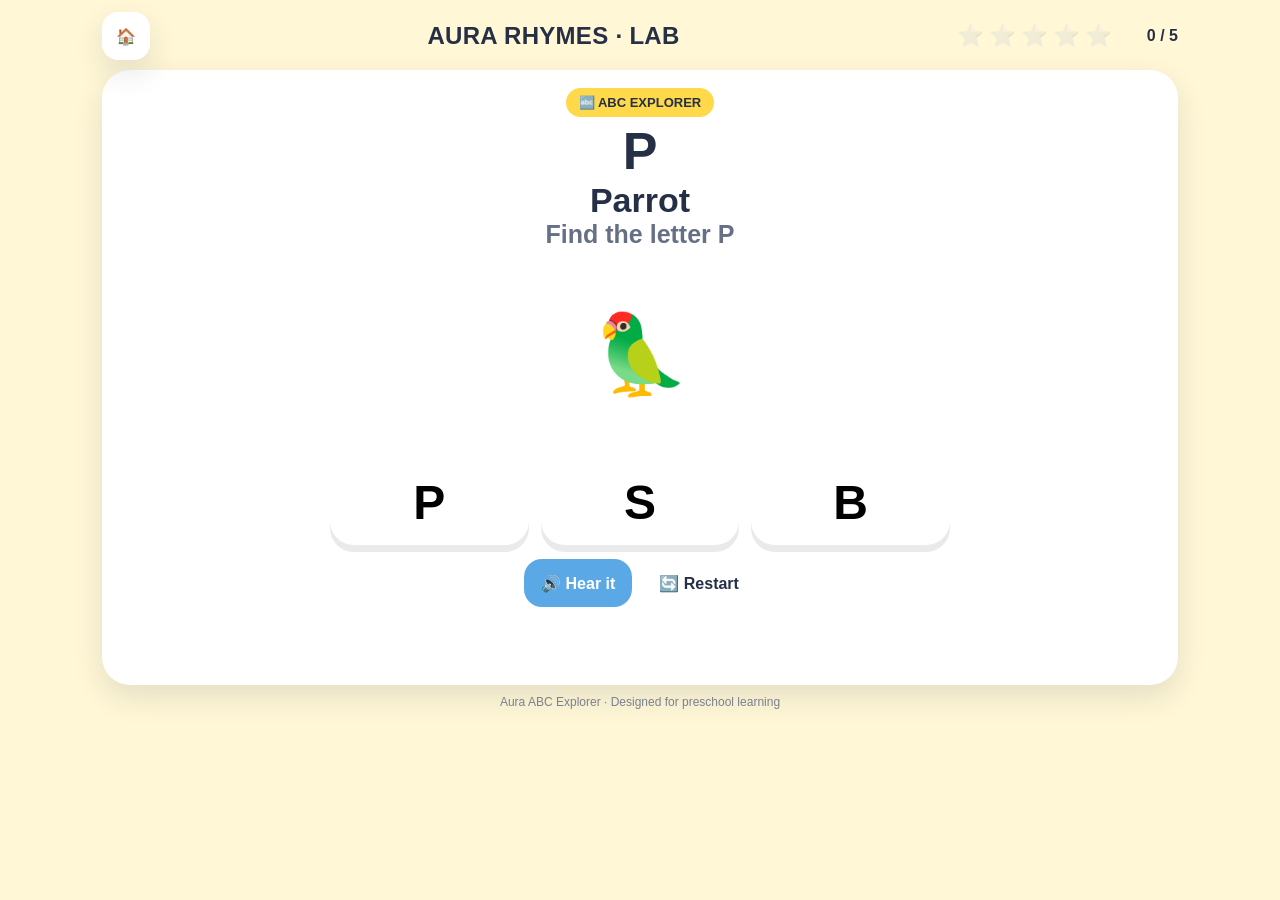
<file: abc-explorer.html>
<!doctype html>
<html lang="en">
<head>
<meta charset="utf-8">
<meta name="viewport" content="width=device-width, initial-scale=1, viewport-fit=cover">
<meta name="theme-color" content="#fff7d6">
<link rel="icon" type="image/png" href="images/aura1.jpeg">
<title>Aura Rhymes™ | ABC Explorer</title>
<style>
:root{
  --yellow:#FFD94A;
  --yellow-soft:#FFF7D6;
  --red:#F04A45;
  --red-dark:#C93632;
  --green:#52B788;
  --blue:#5AA9E6;
  --ink:#253047;
  --muted:#667085;
  --white:#fff;
  --card:#ffffff;
  --shadow:0 12px 30px rgba(37,48,71,.12);
}
*{box-sizing:border-box}
html,body{margin:0;padding:0;background:var(--yellow-soft);color:var(--ink);font-family:Arial,"Trebuchet MS",sans-serif}
button{font:inherit}
.app{width:min(100%,1100px);margin:0 auto;padding:12px}
.topbar{display:flex;align-items:center;justify-content:space-between;gap:10px;margin-bottom:10px}
.brand{font-weight:900;letter-spacing:.3px;font-size:clamp(18px,4vw,24px)}
.icon-btn{border:0;background:#fff;border-radius:16px;min-width:48px;min-height:48px;padding:8px 12px;box-shadow:var(--shadow);cursor:pointer}
.icon-btn:focus-visible,.answer:focus-visible,.choice:focus-visible{outline:4px solid rgba(90,169,230,.45);outline-offset:3px}
.progress-wrap{display:flex;align-items:center;gap:8px}
.progress{display:flex;gap:5px}
.star{font-size:22px;filter:grayscale(1);opacity:.3}
.star.on{filter:none;opacity:1}
.score{font-weight:800;min-width:58px;text-align:right}
.hero{background:var(--card);border-radius:28px;box-shadow:var(--shadow);padding:18px;text-align:center}
.badge{display:inline-block;background:var(--yellow);padding:7px 13px;border-radius:999px;font-weight:900;font-size:13px}
h1{margin:8px 0 4px;font-size:clamp(28px,8vw,52px);line-height:1}
.instruction{margin:0;color:var(--muted);font-size:clamp(18px,4.5vw,25px);font-weight:800}
.object-stage{min-height:210px;display:flex;align-items:center;justify-content:center;gap:clamp(6px,1.5vw,16px);flex-wrap:wrap;padding:22px 6px}
.object{font-size:clamp(42px,10vw,78px);line-height:1;user-select:none;animation:pop .28s ease-out}
@keyframes pop{from{transform:scale(.7);opacity:.2}to{transform:scale(1);opacity:1}}
.choices{display:grid;grid-template-columns:repeat(3,minmax(0,1fr));gap:12px;max-width:620px;margin:0 auto}
.choice{border:0;background:#fff;border-radius:24px;min-height:86px;font-size:clamp(30px,8vw,48px);font-weight:900;cursor:pointer;box-shadow:0 7px 0 rgba(37,48,71,.10);transition:transform .12s,box-shadow .12s}
.choice:active{transform:translateY(4px);box-shadow:0 3px 0 rgba(37,48,71,.10)}
.choice.correct{background:#DDF7E9}
.choice.wrong{background:#FFE1E0}
.word{font-size:clamp(22px,5vw,34px);font-weight:900;margin-top:2px}
.controls{display:flex;justify-content:center;gap:10px;flex-wrap:wrap;margin-top:14px}
.control{border:0;border-radius:18px;min-height:48px;padding:10px 17px;font-weight:900;cursor:pointer}
.sound{background:var(--blue);color:#fff}
.restart{background:#fff;color:var(--ink)}
.feedback{min-height:48px;margin-top:12px;font-size:clamp(19px,4.5vw,25px);font-weight:900}
.feedback.good{color:#21865A}
.feedback.try{color:var(--red-dark)}
.end{display:none;padding:30px 12px 12px;text-align:center}
.end.show{display:block}
.end-emoji{font-size:64px}
.end h2{font-size:clamp(30px,8vw,48px);margin:6px 0}
.end p{font-size:20px;color:var(--muted);font-weight:700}
.play-again{border:0;background:var(--red);color:#fff;border-radius:20px;padding:14px 24px;font-weight:900;cursor:pointer;min-height:52px}
.footer{font-size:12px;text-align:center;color:#7A8190;margin:10px 0 2px}
@media (max-width:420px){
  .app{padding:8px}
  .hero{padding:14px;border-radius:22px}
  .object-stage{min-height:175px}
  .choices{gap:9px}
  .choice{min-height:76px;border-radius:20px}
}
@media (prefers-reduced-motion:reduce){
  *{scroll-behavior:auto!important;animation:none!important;transition:none!important}
}
</style>
</head>
<body>
<main class="app" id="auraAbcApp">
  <div class="topbar">
    <button class="icon-btn" id="homeBtn" type="button" aria-label="Back to Aura Lab">🏠</button>
    <div class="brand">AURA RHYMES · LAB</div>
    <div class="progress-wrap" aria-label="Progress">
      <div class="progress" id="stars" aria-hidden="true"></div>
      <div class="score" id="score">0 / 5</div>
    </div>
  </div>

  <section class="hero" id="game" aria-live="polite">
    <span class="badge">🔤 ABC EXPLORER</span>
    <h1 id="letter">A</h1>
    <div class="word" id="word">Apple</div>
    <p class="instruction" id="instruction">Find the letter A</p>

    <div class="object-stage" id="objectStage" aria-label="Example object">
      <div class="object" id="objectEmoji">🍎</div>
    </div>

    <div class="choices" id="choices"></div>

    <div class="controls">
      <button class="control sound" id="soundBtn" type="button">🔊 Hear it</button>
      <button class="control restart" id="restartBtn" type="button">🔄 Restart</button>
    </div>

    <div class="feedback" id="feedback" aria-live="assertive"></div>

    <div class="end" id="end">
      <div class="end-emoji">🎉⭐</div>
      <h2>Great Job!</h2>
      <p id="endText">You found 5 letters.</p>
      <button class="play-again" id="playAgainBtn" type="button">Play Again</button>
    </div>
  </section>

  <div class="footer">Aura ABC Explorer · Designed for preschool learning</div>
</main>

<script>
(function(){
  "use strict";

  const DATA = [
    ["A","Apple","🍎"],["B","Ball","⚽"],["C","Cat","🐱"],["D","Dog","🐶"],
    ["E","Elephant","🐘"],["F","Fish","🐟"],["G","Grapes","🍇"],["H","Hat","🎩"],
    ["I","Ice cream","🍦"],["J","Juice","🧃"],["K","Kite","🪁"],["L","Lion","🦁"],
    ["M","Moon","🌙"],["N","Nest","🪺"],["O","Orange","🍊"],["P","Parrot","🦜"],
    ["Q","Queen","👑"],["R","Rabbit","🐰"],["S","Sun","☀️"],["T","Tiger","🐯"],
    ["U","Umbrella","☂️"],["V","Van","🚐"],["W","Whale","🐋"],["X","Xylophone","🎵"],
    ["Y","Yo-yo","🪀"],["Z","Zebra","🦓"]
  ];

  const ROUND_COUNT = 5;
  const $ = id => document.getElementById(id);
  const els = {
    letter:$("letter"), word:$("word"), instruction:$("instruction"),
    objectEmoji:$("objectEmoji"), choices:$("choices"), feedback:$("feedback"),
    score:$("score"), stars:$("stars"), soundBtn:$("soundBtn"),
    restartBtn:$("restartBtn"), playAgainBtn:$("playAgainBtn"),
    end:$("end"), endText:$("endText"), homeBtn:$("homeBtn")
  };

  let round = 0, score = 0, current = null, locked = false;

  function shuffle(arr){
    const a = arr.slice();
    for(let i=a.length-1;i>0;i--){
      const j = Math.floor(Math.random()*(i+1));
      [a[i],a[j]]=[a[j],a[i]];
    }
    return a;
  }

  function makeChoices(correct){
    const distractors = shuffle(DATA.filter(x => x[0] !== correct[0])).slice(0,2);
    return shuffle([correct, ...distractors]);
  }

  function updateProgress(){
    els.score.textContent = score + " / " + ROUND_COUNT;
    els.stars.innerHTML = "";
    for(let i=0;i<ROUND_COUNT;i++){
      const s=document.createElement("span");
      s.className="star"+(i<score?" on":"");
      s.textContent="⭐";
      els.stars.appendChild(s);
    }
  }

  function speak(text){
    if(!("speechSynthesis" in window)){
      els.feedback.textContent="Audio is not available in this browser.";
      els.feedback.className="feedback try";
      return;
    }
    try{
      window.speechSynthesis.cancel();
      const u=new SpeechSynthesisUtterance(text);
      u.lang="en-IN";
      u.rate=0.78;
      u.pitch=1.08;
      u.volume=1;
      window.speechSynthesis.speak(u);
    }catch(e){}
  }

  function render(){
    locked=false;
    els.feedback.textContent="";
    els.feedback.className="feedback";
    els.end.classList.remove("show");
    els.letter.textContent=current[0];
    els.word.textContent=current[1];
    els.instruction.textContent="Find the letter " + current[0];
    els.objectEmoji.textContent=current[2];
    els.choices.innerHTML="";

    makeChoices(current).forEach(item=>{
      const btn=document.createElement("button");
      btn.type="button";
      btn.className="choice";
      btn.textContent=item[0];
      btn.setAttribute("aria-label","Letter "+item[0]);
      btn.addEventListener("click",()=>answer(item,btn));
      els.choices.appendChild(btn);
    });
    updateProgress();
  }

  function nextRound(){
    if(round >= ROUND_COUNT){
      finish();
      return;
    }
    current=DATA[Math.floor(Math.random()*DATA.length)];
    render();
  }

  function answer(item,btn){
    if(locked) return;
    if(item[0]===current[0]){
      locked=true;
      btn.classList.add("correct");
      score++;
      round++;
      updateProgress();
      els.feedback.textContent="🌟 Great job!";
      els.feedback.className="feedback good";
      speak(current[0] + ". " + current[1]);
      setTimeout(()=>{
        if(round>=ROUND_COUNT) finish();
        else nextRound();
      },900);
    }else{
      btn.classList.add("wrong");
      els.feedback.textContent="💛 Try again!";
      els.feedback.className="feedback try";
      setTimeout(()=>btn.classList.remove("wrong"),350);
      speak("Try again");
    }
  }

  function finish(){
    locked=true;
    els.choices.innerHTML="";
    els.instruction.textContent="You completed today's ABC challenge!";
    els.objectEmoji.textContent="🏆";
    els.word.textContent="Amazing!";
    els.feedback.textContent="";
    els.endText.textContent="You found " + score + " letters correctly.";
    els.end.classList.add("show");
  }

  function restart(){
    if("speechSynthesis" in window) window.speechSynthesis.cancel();
    round=0; score=0; current=null; locked=false;
    nextRound();
  }

  els.soundBtn.addEventListener("click",()=>{
    if(current) speak(current[0] + ". " + current[1]);
  });
  els.restartBtn.addEventListener("click",restart);
  els.playAgainBtn.addEventListener("click",restart);
  els.homeBtn.addEventListener("click",()=>{
    if(history.length>1) history.back();
    else window.location.href="/";
  });

  restart();
})();
</script>
</body>
</html>
</file>
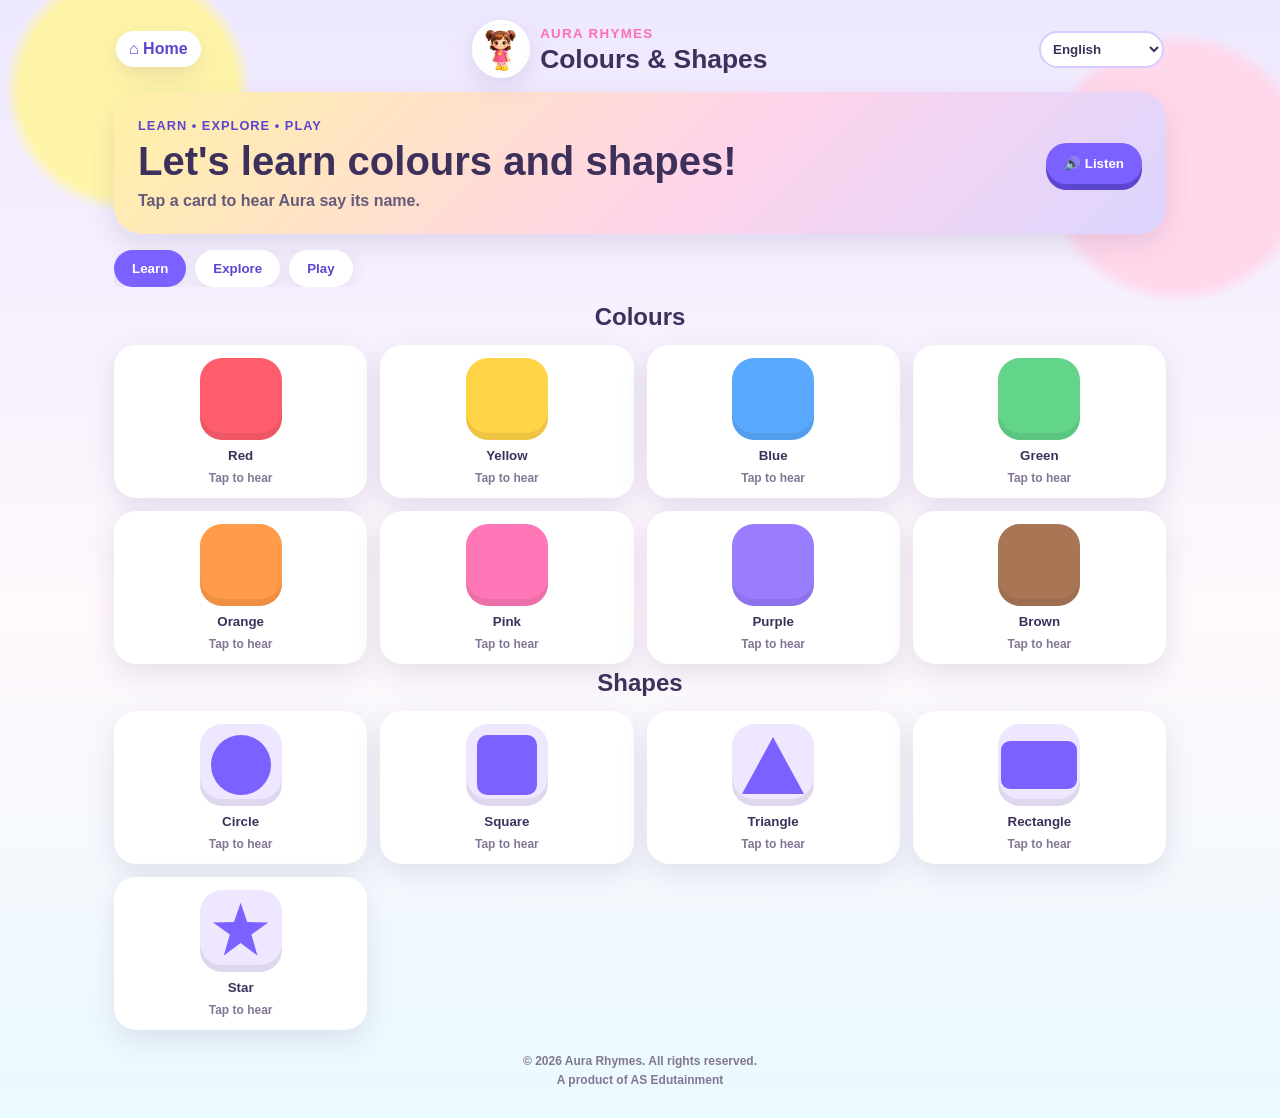
<file: colours-and-shapes.html>
<!doctype html><html lang="en"><head><meta charset="utf-8"><meta name="viewport" content="width=device-width,initial-scale=1"><meta name="description" content="Aura Colours & Shapes - a fun multilingual learning game for toddlers and preschoolers"><title>Aura Rhymes - Colours & Shapes</title><link rel="stylesheet" href="css/colours-and-shapes.css"></head><body><main class="shell"><header><a class="home" href="/">⌂ Home</a><div class="brand"><img src="images/aura1.jpeg" class="mascot" alt="Aura mascot"><div><small>AURA RHYMES</small><h1 id="title">Colours & Shapes</h1></div></div><select id="language" aria-label="Language"><option value="en">English</option></select></header><section class="hero"><div><b id="eyebrow">Learn • Explore • Play</b><h2 id="heroTitle">Let's learn colours and shapes!</h2><p id="heroText">Tap a card to hear Aura say its name.</p></div><button id="intro">🔊 <span id="listen">Listen</span></button></section><nav><button class="tab active" data-mode="learn" id="learn">Learn</button><button class="tab" data-mode="explore" id="explore">Explore</button><button class="tab" data-mode="play" id="play">Play</button></nav><section id="content"></section><div id="feedback" hidden></div><footer>© 2026 Aura Rhymes. All rights reserved.<br><span>A product of AS Edutainment</span></footer></main><script src="js/colours-and-shapes.js?v=20260926-widget3-16lang"></script></body></html>
</file>
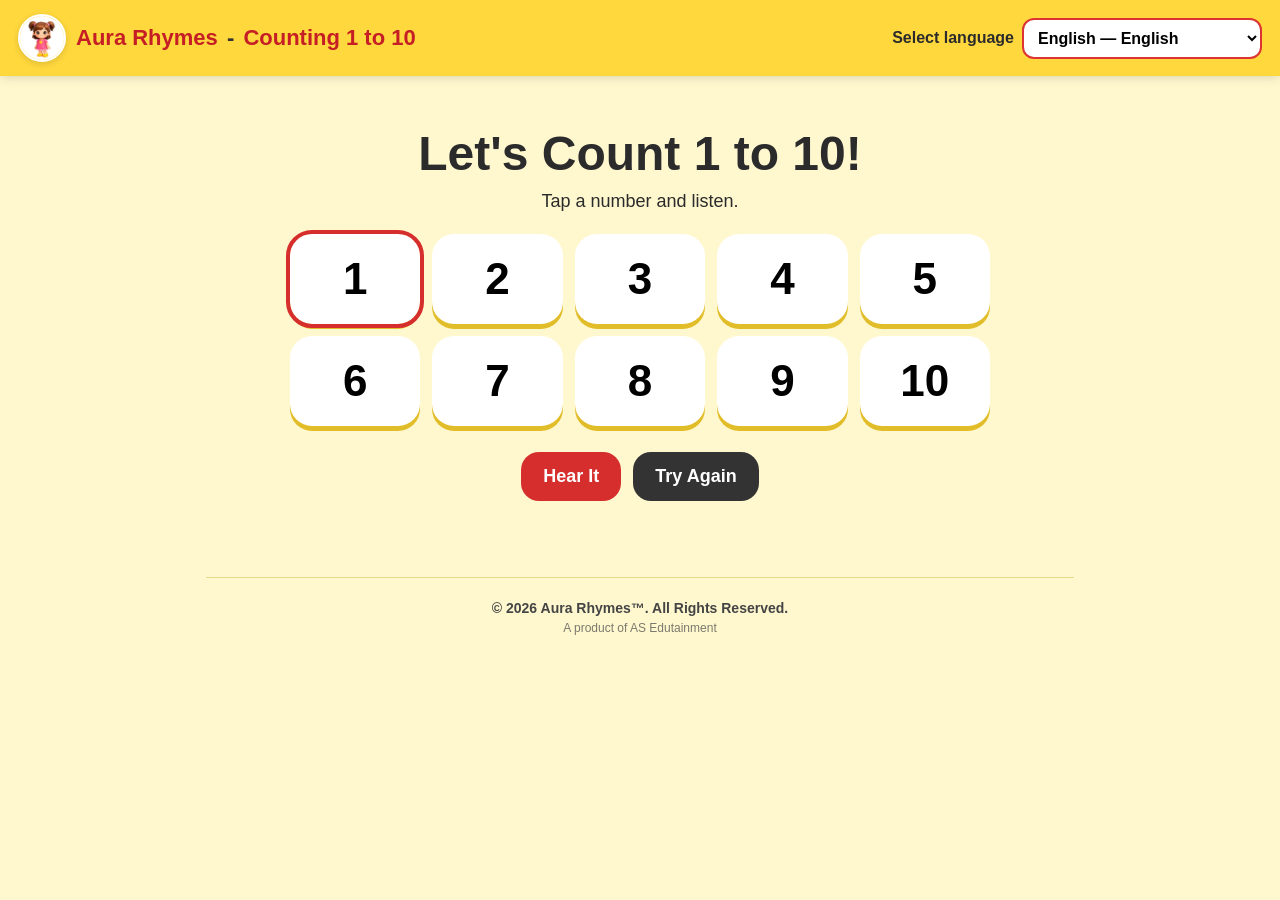
<file: counting-one-to-ten.html>
<!doctype html>
<html lang="en" dir="ltr">
<head>
<meta charset="utf-8">
<meta name="viewport" content="width=device-width,initial-scale=1">
<title>Aura Counting 1–10</title>
<link rel="stylesheet" href="css/counting-one-to-ten.css">
</head>
<body>
<header class="topbar">
  <div class="brand">
    <img
      class="mascot"
      src="https://aurarhymes.com/images/aura1.jpeg"
      alt="Aura Rhymes mascot"
      onerror="this.onerror=null;this.src='images/aura1.jpeg';"
    >
    <span class="brand-name">Aura Rhymes <span class="brand-divider">-</span> Counting 1 to 10</span>
  </div>
  <label class="language-wrap">
    <span id="languageLabel">Language</span>
    <select id="languageSelect" aria-label="Select language"></select>
  </label>
</header>
<main>
  <section class="hero">
    <h1 id="title"></h1>
    <p id="instruction"></p>
  </section>
  <section class="number-grid" id="numberGrid" aria-label="Numbers 1 to 10"></section>
  <section class="controls">
    <button id="hearButton" type="button"></button>
    <button id="tryButton" type="button"></button>
  </section>
  <p id="feedback" class="feedback" aria-live="polite"></p>
  <!-- Audio implementation note intentionally omitted from the user-facing UI. -->

<footer class="widget-footer">
  <div>© 2026 Aura Rhymes™. All Rights Reserved.</div>
  <div class="footer-subtitle">A product of AS Edutainment</div>
</footer>
</main>
<script id="localization-data" type="application/json">
{"schemaVersion":"2.0","product":"Aura Rhymes - Counting 1 to 10","architecture":{"languageIsSeparateFromScript":true,"languageIsSeparateFromMarket":true,"audioPriority":["aura-recorded","browser-tts"],"rtlSupported":true},"groups":{"india":{"label":"India","families":["north-indian","south-indian","east-indian"]},"middle-east":{"label":"Middle East / West Asia","families":["middle-east-rtl","middle-east-ltr"]}},"familyLabels":{"north-indian":"North Indian","south-indian":"South Indian","east-indian":"East Indian","middle-east-rtl":"Middle East / RTL","middle-east-ltr":"Middle East / LTR"},"languages":{"hi":{"name":"Hindi","nativeName":"हिन्दी","family":"north-indian","script":"Devanagari","region":"india","direction":"ltr","tts":"hi-IN"},"mr":{"name":"Marathi","nativeName":"मराठी","family":"north-indian","script":"Devanagari","region":"india","direction":"ltr","tts":"mr-IN"},"sa":{"name":"Sanskrit","nativeName":"संस्कृत","family":"north-indian","script":"Devanagari","region":"india","direction":"ltr","tts":"sa-IN"},"pa-Guru":{"name":"Punjabi (Gurmukhi)","nativeName":"ਪੰਜਾਬੀ","family":"north-indian","script":"Gurmukhi","region":"india","direction":"ltr","tts":"pa-IN"},"kn":{"name":"Kannada","nativeName":"ಕನ್ನಡ","family":"south-indian","script":"Kannada","region":"india","direction":"ltr","tts":"kn-IN"},"te":{"name":"Telugu","nativeName":"తెలుగు","family":"south-indian","script":"Telugu","region":"india","direction":"ltr","tts":"te-IN"},"ta":{"name":"Tamil","nativeName":"தமிழ்","family":"south-indian","script":"Tamil","region":"india","direction":"ltr","tts":"ta-IN"},"ml":{"name":"Malayalam","nativeName":"മലയാളം","family":"south-indian","script":"Malayalam","region":"india","direction":"ltr","tts":"ml-IN"},"bn":{"name":"Bangla","nativeName":"বাংলা","family":"east-indian","script":"Bengali","region":"india","direction":"ltr","tts":"bn-IN"},"or":{"name":"Odia","nativeName":"ଓଡ଼ିଆ","family":"east-indian","script":"Odia","region":"india","direction":"ltr","tts":"or-IN"},"ar":{"name":"Arabic","nativeName":"العربية","family":"middle-east-rtl","script":"Arabic","region":"middle-east","direction":"rtl","tts":"ar-SA"},"tr":{"name":"Turkish","nativeName":"Türkçe","family":"middle-east-ltr","script":"Latin","region":"middle-east","direction":"ltr","tts":"tr-TR"},"ur":{"name":"Urdu","nativeName":"اردو","family":"middle-east-rtl","script":"Arabic-derived","region":"middle-east","direction":"rtl","tts":"ur-PK"},"fa":{"name":"Farsi / Persian","nativeName":"فارسی","family":"middle-east-rtl","script":"Persian","region":"middle-east","direction":"rtl","tts":"fa-IR"},"pa-Arab":{"name":"Punjabi (Shahmukhi)","nativeName":"پنجابی","family":"middle-east-rtl","script":"Shahmukhi","region":"middle-east","direction":"rtl","tts":"pa-PK"},"en":{"name":"English","nativeName":"English","family":"base","script":"Latin","region":"global","direction":"ltr","tts":"en-IN"}},"translations":{"hi":{"select":"भाषा चुनें","title":"आओ 1 से 10 तक गिनें!","instruction":"किसी संख्या पर टैप करें और सुनें।","hear":"सुनें","try":"फिर से कोशिश करें","great":"बहुत बढ़िया!","wrong":"फिर से कोशिश करें!","numbers":["एक","दो","तीन","चार","पाँच","छह","सात","आठ","नौ","दस"]},"mr":{"select":"भाषा निवडा","title":"चला 1 ते 10 मोजूया!","instruction":"संख्येवर टॅप करा आणि ऐका.","hear":"ऐका","try":"पुन्हा प्रयत्न करा","great":"खूप छान!","wrong":"पुन्हा प्रयत्न करा!","numbers":["एक","दोन","तीन","चार","पाच","सहा","सात","आठ","नऊ","दहा"]},"sa":{"select":"भाषा चुनुत","title":"आगच्छतु, १ तः १० पर्यन्तं गणयामः!","instruction":"संख्यां स्पृशत, श्रुणुत च।","hear":"श्रुणुत","try":"पुनः प्रयत्नं कुरुत","great":"साधु!","wrong":"पुनः प्रयत्नं कुरुत!","numbers":["एकम्","द्वे","त्रीणि","चत्वारि","पञ्च","षट्","सप्त","अष्ट","नव","दश"]},"pa-Guru":{"select":"ਭਾਸ਼ਾ ਚੁਣੋ","title":"ਆਓ 1 ਤੋਂ 10 ਤੱਕ ਗਿਣੀਏ!","instruction":"ਨੰਬਰ 'ਤੇ ਟੈਪ ਕਰੋ ਅਤੇ ਸੁਣੋ।","hear":"ਸੁਣੋ","try":"ਦੁਬਾਰਾ ਕੋਸ਼ਿਸ਼ ਕਰੋ","great":"ਬਹੁਤ ਵਧੀਆ!","wrong":"ਦੁਬਾਰਾ ਕੋਸ਼ਿਸ਼ ਕਰੋ!","numbers":["ਇੱਕ","ਦੋ","ਤਿੰਨ","ਚਾਰ","ਪੰਜ","ਛੇ","ਸੱਤ","ਅੱਠ","ਨੌਂ","ਦਸ"]},"kn":{"select":"ಭಾಷೆ ಆಯ್ಕೆಮಾಡಿ","title":"1 ರಿಂದ 10 ರವರೆಗೆ ಎಣಿಸೋಣ!","instruction":"ಸಂಖ್ಯೆಯನ್ನು ಟ್ಯಾಪ್ ಮಾಡಿ ಮತ್ತು ಕೇಳಿ.","hear":"ಕೇಳಿ","try":"ಮತ್ತೆ ಪ್ರಯತ್ನಿಸಿ","great":"ಬಹಳ ಚೆನ್ನಾಗಿದೆ!","wrong":"ಮತ್ತೆ ಪ್ರಯತ್ನಿಸಿ!","numbers":["ಒಂದು","ಎರಡು","ಮೂರು","ನಾಲ್ಕು","ಐದು","ಆರು","ಏಳು","ಎಂಟು","ಒಂಬತ್ತು","ಹತ್ತು"]},"te":{"select":"భాషను ఎంచుకోండి","title":"1 నుండి 10 వరకు లెక్కిద్దాం!","instruction":"సంఖ్యను నొక్కి వినండి.","hear":"వినండి","try":"మళ్లీ ప్రయత్నించండి","great":"చాలా బాగుంది!","wrong":"మళ్లీ ప్రయత్నించండి!","numbers":["ఒకటి","రెండు","మూడు","నాలుగు","ఐదు","ఆరు","ఏడు","ఎనిమిది","తొమ్మిది","పది"]},"ta":{"select":"மொழியைத் தேர்ந்தெடுக்கவும்","title":"1 முதல் 10 வரை எண்ணலாம்!","instruction":"எண்ணைத் தட்டி கேளுங்கள்.","hear":"கேளுங்கள்","try":"மீண்டும் முயற்சி செய்யுங்கள்","great":"மிகவும் நன்று!","wrong":"மீண்டும் முயற்சி செய்யுங்கள்!","numbers":["ஒன்று","இரண்டு","மூன்று","நான்கு","ஐந்து","ஆறு","ஏழு","எட்டு","ஒன்பது","பத்து"]},"ml":{"select":"ഭാഷ തിരഞ്ഞെടുക്കുക","title":"1 മുതൽ 10 വരെ എണ്ണാം!","instruction":"നമ്പറിൽ ടാപ്പ് ചെയ്ത് കേൾക്കൂ.","hear":"കേൾക്കൂ","try":"വീണ്ടും ശ്രമിക്കൂ","great":"വളരെ നന്നായി!","wrong":"വീണ്ടും ശ്രമിക്കൂ!","numbers":["ഒന്ന്","രണ്ട്","മൂന്ന്","നാല്","അഞ്ച്","ആറ്","ഏഴ്","എട്ട്","ഒമ്പത്","പത്ത്"]},"bn":{"select":"ভাষা নির্বাচন করুন","title":"চলো ১ থেকে ১০ পর্যন্ত গুনি!","instruction":"সংখ্যায় ট্যাপ করুন এবং শুনুন।","hear":"শুনুন","try":"আবার চেষ্টা করুন","great":"খুব ভালো!","wrong":"আবার চেষ্টা করুন!","numbers":["এক","দুই","তিন","চার","পাঁচ","ছয়","সাত","আট","নয়","দশ"]},"or":{"select":"ଭାଷା ବାଛନ୍ତୁ","title":"ଆସନ୍ତୁ ୧ ରୁ ୧୦ ପର୍ଯ୍ୟନ୍ତ ଗଣିବା!","instruction":"ସଂଖ୍ୟାକୁ ଟ୍ୟାପ୍ କରନ୍ତୁ ଏବଂ ଶୁଣନ୍ତୁ।","hear":"ଶୁଣନ୍ତୁ","try":"ପୁଣି ଚେଷ୍ଟା କରନ୍ତୁ","great":"ବହୁତ ଭଲ!","wrong":"ପୁଣି ଚେଷ୍ଟା କରନ୍ତୁ!","numbers":["ଏକ","ଦୁଇ","ତିନି","ଚାରି","ପାଞ୍ଚ","ଛଅ","ସାତ","ଆଠ","ନଅ","ଦଶ"]},"ar":{"select":"اختر اللغة","title":"هيا نعد من 1 إلى 10!","instruction":"اضغط على الرقم واستمع.","hear":"استمع","try":"حاول مرة أخرى","great":"أحسنت!","wrong":"حاول مرة أخرى!","numbers":["واحد","اثنان","ثلاثة","أربعة","خمسة","ستة","سبعة","ثمانية","تسعة","عشرة"]},"tr":{"select":"Dil seçin","title":"1'den 10'a kadar sayalım!","instruction":"Bir sayıya dokunun ve dinleyin.","hear":"Dinle","try":"Tekrar dene","great":"Harika!","wrong":"Tekrar dene!","numbers":["bir","iki","üç","dört","beş","altı","yedi","sekiz","dokuz","on"]},"ur":{"select":"زبان منتخب کریں","title":"آئیے 1 سے 10 تک گنتی کریں!","instruction":"نمبر پر ٹیپ کریں اور سنیں۔","hear":"سنیں","try":"دوبارہ کوشش کریں","great":"بہت خوب!","wrong":"دوبارہ کوشش کریں!","numbers":["ایک","دو","تین","چار","پانچ","چھ","سات","آٹھ","نو","دس"]},"fa":{"select":"زبان را انتخاب کنید","title":"بیایید از ۱ تا ۱۰ بشماریم!","instruction":"روی عدد بزنید و گوش کنید.","hear":"گوش کن","try":"دوباره تلاش کن","great":"عالی بود!","wrong":"دوباره تلاش کن!","numbers":["یک","دو","سه","چهار","پنج","شش","هفت","هشت","نه","ده"]},"pa-Arab":{"select":"زبان چنو","title":"آؤ 1 توں 10 تک گنیے!","instruction":"نمبر تے ٹیپ کرو تے سنو۔","hear":"سنو","try":"دوبارہ کوشش کرو","great":"بہت ودھیا!","wrong":"دوبارہ کوشش کرو!","numbers":["اک","دو","تِن","چار","پنج","چھے","ست","اٹھ","نو","دس"]},"en":{"select":"Select language","title":"Let's Count 1 to 10!","instruction":"Tap a number and listen.","hear":"Hear It","try":"Try Again","great":"Great job!","wrong":"Try again!","numbers":["one","two","three","four","five","six","seven","eight","nine","ten"]}}}
</script>
<script src="js/counting-one-to-ten.js"></script>
</body>
</html>
</file>
<file: css/colours-and-shapes.css>
*{box-sizing:border-box}body{margin:0;color:#3d315b;font-family:"Trebuchet MS","Arial Rounded MT Bold",Arial,sans-serif;background:radial-gradient(circle at 10% 8%,#fff5a8 0 7%,transparent 8%),radial-gradient(circle at 92% 15%,#ffd8eb 0 8%,transparent 9%),linear-gradient(180deg,#eee8ff,#fff8fc 55%,#eafaff);min-height:100vh}.shell{width:min(1080px,100%);margin:auto;padding:12px 14px 24px}header{display:grid;grid-template-columns:auto 1fr auto;align-items:center;gap:12px;padding:8px 2px 14px}.home{background:#fff;color:#5c45cf;text-decoration:none;font-weight:900;padding:9px 13px;border-radius:999px;box-shadow:0 8px 24px #523a7a20;white-space:nowrap}.brand{display:flex;align-items:center;justify-content:center;gap:10px}.mascot{width:58px;height:58px;object-fit:cover;border-radius:50%;border:4px solid white;box-shadow:0 8px 24px #523a7a20}.brand small{color:#ff6eb2;font-weight:900;letter-spacing:.1em}.brand h1{margin:2px 0 0;font-size:clamp(1.1rem,3vw,1.65rem)}select{max-width:125px;border:2px solid #d8ccff;border-radius:999px;padding:8px;background:#fff;color:#3d315b;font-weight:800}.hero{display:flex;align-items:center;justify-content:space-between;gap:18px;padding:24px;border-radius:28px;background:linear-gradient(135deg,#fff1a6,#ffd4e9 55%,#dcd5ff);box-shadow:0 10px 28px #523a7a22}.hero b{color:#5c45cf;font-size:.8rem;text-transform:uppercase;letter-spacing:.08em}.hero h2{margin:6px 0 0;font-size:clamp(1.6rem,5vw,2.5rem);line-height:1.05}.hero p{margin:10px 0 0;font-weight:700;color:#665b79}.hero button{border:0;background:#7b61ff;color:#fff;border-radius:999px;padding:13px 18px;font-weight:900;box-shadow:0 6px 0 #5c45cf;cursor:pointer}.hero button:active{transform:translateY(3px);box-shadow:0 3px 0 #5c45cf}nav{display:flex;gap:9px;margin:16px 0;overflow:auto}.tab{border:0;background:#fff;color:#5c45cf;padding:11px 18px;border-radius:999px;font-weight:900;box-shadow:0 5px 16px #523a7a1a;cursor:pointer;white-space:nowrap}.tab.active{background:#7b61ff;color:#fff}#content{min-height:350px}.heading{text-align:center;margin:5px 0 14px}.grid{display:grid;grid-template-columns:repeat(4,1fr);gap:13px}.card{border:0;background:#fff;border-radius:22px;min-height:150px;padding:13px;box-shadow:0 10px 28px #523a7a20;display:flex;flex-direction:column;align-items:center;justify-content:center;gap:8px;cursor:pointer;color:#3d315b;font-weight:900}.card:hover{transform:translateY(-2px)}.swatch{width:82px;height:82px;border-radius:22px;display:grid;place-items:center;box-shadow:inset 0 -7px #00000012}.shape{width:60px;height:60px;background:currentColor}.circle{border-radius:50%}.square{border-radius:10px}.triangle{width:0;height:0;background:transparent;border-left:31px solid transparent;border-right:31px solid transparent;border-bottom:57px solid currentColor}.rectangle{width:76px;height:48px;border-radius:9px}.star{clip-path:polygon(50% 3%,61% 35%,96% 36%,68% 56%,78% 91%,50% 70%,22% 91%,32% 56%,4% 36%,39% 35%)}.hint{font-size:.75rem;color:#827795}.exploreGrid{display:grid;grid-template-columns:1fr 1fr;gap:18px}.panel,.quiz{background:#ffffffdd;border-radius:24px;padding:20px;box-shadow:0 10px 28px #523a7a20;text-align:center}.demo{min-height:235px;display:grid;place-items:center}.demo .card{width:min(260px,100%)}.demo .swatch{width:150px;height:150px}.demo .shape{width:105px;height:105px}.demo .triangle{border-left-width:54px;border-right-width:54px;border-bottom-width:98px}.demo .rectangle{width:130px;height:82px}.quiz h2{margin-bottom:5px}.progress{font-weight:900;color:#5c45cf}.question{min-height:175px;display:grid;place-items:center}.question .swatch{width:135px;height:135px}.answers{display:grid;grid-template-columns:repeat(2,1fr);gap:12px;max-width:520px;margin:auto}.answer{border:3px solid #eee7ff;background:#fff;border-radius:17px;padding:13px;font-weight:900;color:#3d315b;cursor:pointer}#feedback{margin:15px 0;background:#fff;border-radius:20px;padding:13px;text-align:center;font-weight:900;box-shadow:0 10px 28px #523a7a20}footer{text-align:center;color:#817793;font-size:.75rem;font-weight:700;padding:22px 8px 4px;line-height:1.6}@media(max-width:760px){header{grid-template-columns:auto 1fr auto}.hero{flex-direction:column;align-items:flex-start}.hero button{width:100%}.grid{grid-template-columns:repeat(2,1fr)}.exploreGrid{grid-template-columns:1fr}}@media(max-width:430px){.shell{padding:10px}.home{font-size:.78rem;padding:8px 10px}.mascot{width:48px;height:48px}.brand small{font-size:.65rem}.brand h1{font-size:1rem}select{max-width:92px;padding:7px 5px}.card{min-height:140px}.swatch{width:70px;height:70px}.shape{width:52px;height:52px}.triangle{border-left-width:27px;border-right-width:27px;border-bottom-width:48px}}
</file>
<file: css/counting-one-to-ten.css>
*{box-sizing:border-box}
:root{font-family:Arial,"Noto Sans",sans-serif;color:#2b2b2b;background:#fff8cf}
body{margin:0;min-height:100vh}
.topbar{display:flex;justify-content:space-between;align-items:center;gap:16px;padding:14px 18px;background:#ffd83d;position:sticky;top:0;z-index:5;box-shadow:0 2px 10px #0002}
.brand{display:flex;align-items:center;gap:10px;min-width:0}
.mascot{width:48px;height:48px;object-fit:cover;border-radius:50%;background:#fff;border:2px solid #fff;box-shadow:0 2px 6px #0002;flex:0 0 auto}
.brand-name{font-weight:900;font-size:22px;color:#c51f25;white-space:nowrap}
.brand-divider{color:#333;margin:0 3px}
.language-wrap{display:flex;align-items:center;gap:8px;font-weight:700}
select{font:inherit;padding:9px 34px 9px 10px;border:2px solid #d33;border-radius:12px;background:#fff;max-width:240px}
main{max-width:900px;margin:auto;padding:24px 16px 40px}
.hero{text-align:center;padding:16px 8px 22px}
h1{font-size:clamp(28px,6vw,48px);margin:10px 0}
#instruction{font-size:18px;margin:0}
.number-grid{display:grid;grid-template-columns:repeat(5,1fr);gap:12px;max-width:700px;margin:0 auto}
.number{border:0;border-radius:22px;padding:20px 10px;font-size:clamp(28px,6vw,44px);font-weight:900;background:#fff;box-shadow:0 5px 0 #e2bd2a;cursor:pointer;touch-action:manipulation}
.number:active{transform:translateY(3px);box-shadow:0 2px 0 #e2bd2a}
.number.selected{outline:4px solid #d62d2d}
.controls{display:flex;justify-content:center;gap:12px;flex-wrap:wrap;margin:26px 0 12px}
.controls button{border:0;border-radius:18px;padding:14px 22px;font-size:18px;font-weight:800;cursor:pointer;background:#d62d2d;color:#fff}
#tryButton{background:#333}
.feedback{text-align:center;min-height:28px;font-size:20px;font-weight:800}
.widget-footer{text-align:center;padding:22px 16px 28px;margin-top:28px;border-top:1px solid #e5d98c;font-size:14px;font-weight:700;color:#444}
.footer-subtitle{font-size:12px;font-weight:500;opacity:.7;margin-top:5px}
[dir=rtl] .topbar{flex-direction:row-reverse}
[dir=rtl] .language-wrap{flex-direction:row-reverse}
[dir=rtl] main{text-align:right}
@media(max-width:700px){
  .brand-name{font-size:18px}
  .mascot{width:42px;height:42px}
}
@media(max-width:560px){
  .number-grid{grid-template-columns:repeat(2,1fr);gap:10px}
  .number{padding:18px 8px}
  .topbar{align-items:center}
  .language-wrap{flex-direction:column;align-items:flex-end}
  .brand-name{font-size:16px;line-height:1.1}
  .mascot{width:38px;height:38px}
}
</file>
